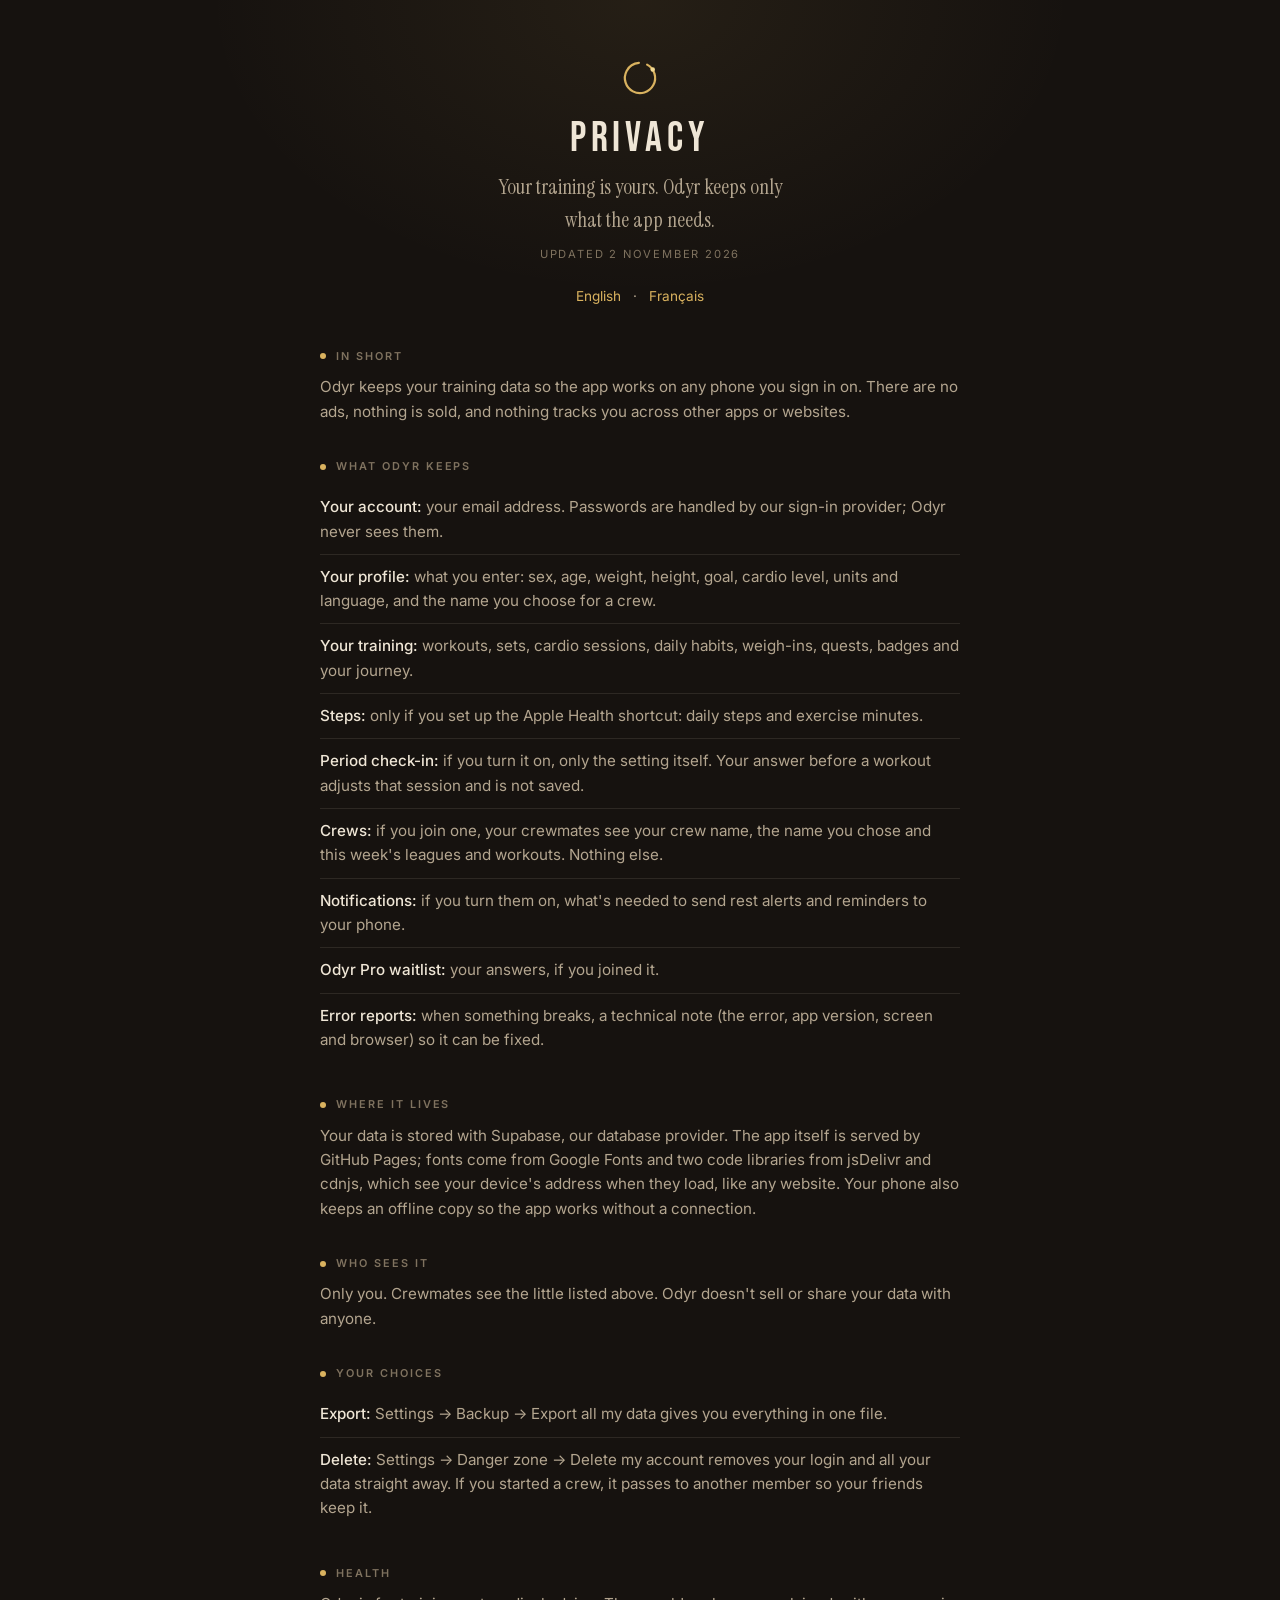
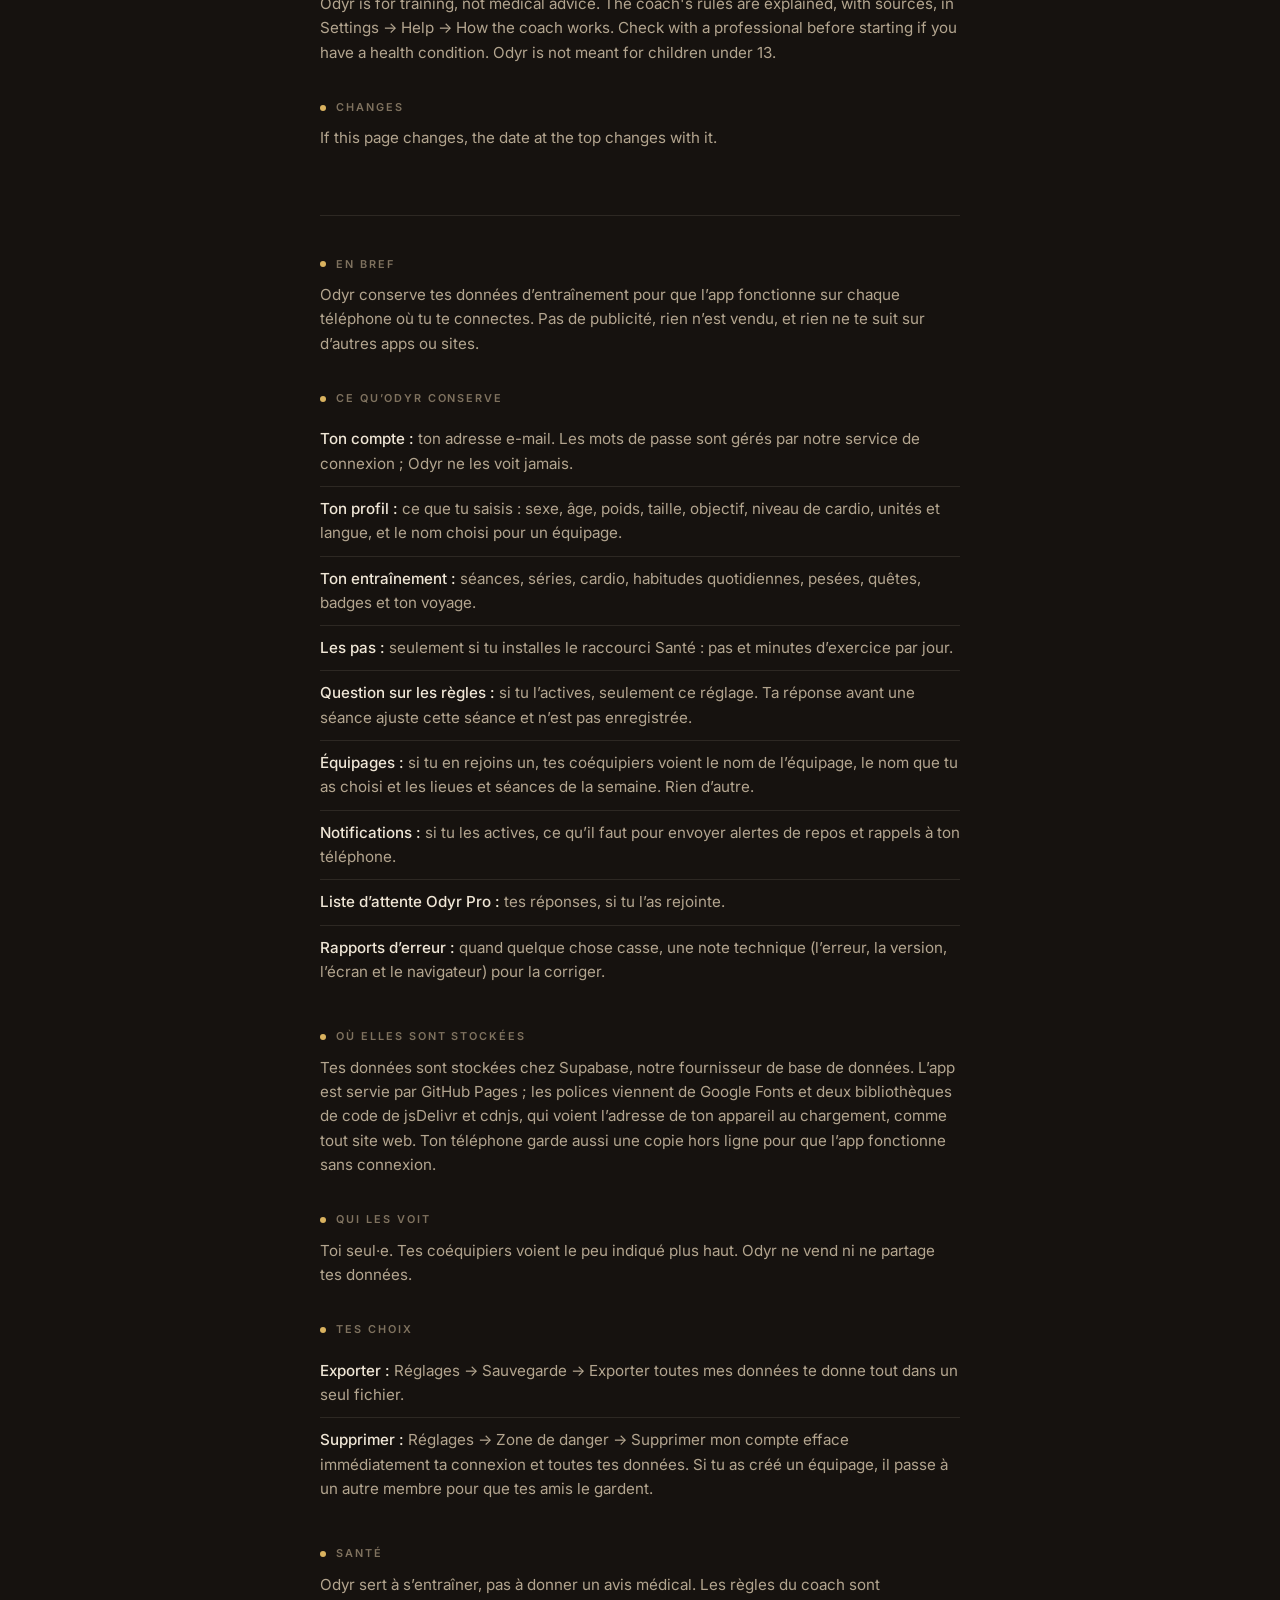
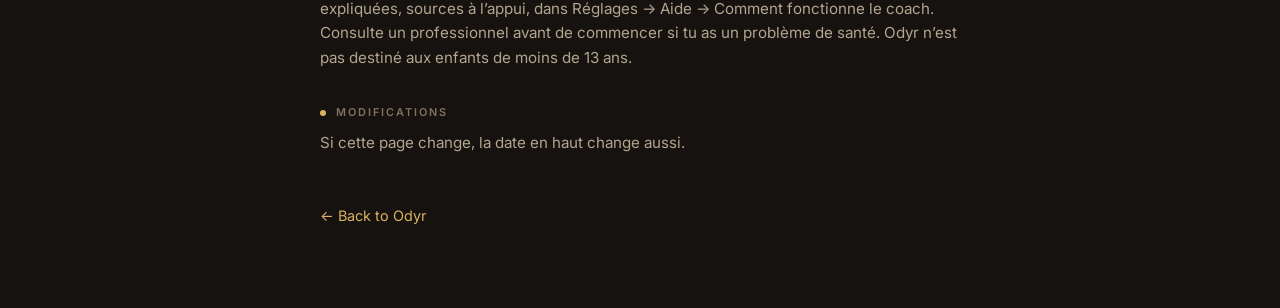
<file: privacy.html>
<!DOCTYPE html>
<html lang="en">
<head>
<meta charset="UTF-8">
<meta name="viewport" content="width=device-width, initial-scale=1.0">
<title>Odyr · Privacy</title>
<meta name="theme-color" content="#16120f">
<link rel="icon" href="icons/icon-192.png">
<link rel="preconnect" href="https://fonts.googleapis.com">
<link rel="preconnect" href="https://fonts.gstatic.com" crossorigin>
<link href="https://fonts.googleapis.com/css2?family=Bebas+Neue&family=Inter:wght@300;400;500;600&display=swap" rel="stylesheet">
<style>
    @font-face { font-family:'Instrument Serif'; src:url('fonts/instrument-serif-latin.woff2') format('woff2'); font-display:swap; }
    :root { --bg:#16120f; --text:#efe6d6; --dim:#b3a58f; --muted:#7f725f; --accent:#d9b25f; --line:rgba(240,232,216,0.1); }
    * { box-sizing:border-box; margin:0; padding:0; }
    body { background:radial-gradient(620px 420px at 50% 0%, rgba(217,178,95,0.08), transparent 70%), var(--bg); color:var(--text);
        font-family:Inter, system-ui, sans-serif; line-height:1.6; padding:56px 20px 80px; -webkit-font-smoothing:antialiased; }
    main { max-width:640px; margin:0 auto; }
    .mark { display:block; width:44px; height:44px; margin:0 auto 18px; }
    h1 { font-family:'Bebas Neue', sans-serif; font-weight:400; font-size:2.6rem; letter-spacing:0.12em; text-align:center; line-height:1; }
    .lead { font-family:'Instrument Serif', Georgia, serif; font-size:1.3rem; color:var(--dim); text-align:center; margin:10px auto 6px; max-width:30ch; }
    .updated { text-align:center; font-size:0.7rem; letter-spacing:0.16em; text-transform:uppercase; color:var(--muted); }
    .langs { text-align:center; margin:22px 0 8px; font-size:0.85rem; }
    .langs a { color:var(--accent); text-decoration:none; margin:0 8px; }
    section { margin-top:40px; }
    h2 { font-size:0.68rem; font-weight:600; letter-spacing:0.18em; text-transform:uppercase; color:var(--muted); margin:34px 0 10px;
        display:flex; align-items:center; gap:10px; }
    h2::before { content:''; width:6px; height:6px; border-radius:50%; background:var(--accent); }
    p, li { font-size:0.95rem; color:var(--dim); }
    p + p { margin-top:10px; }
    ul { list-style:none; }
    li { padding:10px 0; border-top:1px solid var(--line); }
    li:first-child { border-top:none; }
    strong { color:var(--text); font-weight:500; }
    .divider { height:1px; background:var(--line); margin:64px 0 0; }
    a.back { display:inline-block; margin-top:48px; color:var(--accent); text-decoration:none; font-size:0.9rem; }
</style>
</head>
<body>
<main>
    <svg class="mark" viewBox="0 0 64 64" aria-hidden="true"><circle cx="32" cy="32" r="22" fill="none" stroke="#d9b25f" stroke-width="3.2" stroke-linecap="round" stroke-dasharray="125 150" transform="rotate(-62 32 32)"/><circle cx="50.5" cy="19.5" r="3.3" fill="#f2d891"/></svg>
    <h1>Privacy</h1>
    <p class="lead">Your training is yours. Odyr keeps only what the app needs.</p>
    <p class="updated">Updated 2 November 2026</p>
    <p class="langs"><a href="#en">English</a> · <a href="#fr">Français</a></p>

    <section id="en">
        <h2>In short</h2>
        <p>Odyr keeps your training data so the app works on any phone you sign in on. There are no ads, nothing is sold, and nothing tracks you across other apps or websites.</p>

        <h2>What Odyr keeps</h2>
        <ul>
            <li><strong>Your account:</strong> your email address. Passwords are handled by our sign-in provider; Odyr never sees them.</li>
            <li><strong>Your profile:</strong> what you enter: sex, age, weight, height, goal, cardio level, units and language, and the name you choose for a crew.</li>
            <li><strong>Your training:</strong> workouts, sets, cardio sessions, daily habits, weigh-ins, quests, badges and your journey.</li>
            <li><strong>Steps:</strong> only if you set up the Apple Health shortcut: daily steps and exercise minutes.</li>
            <li><strong>Period check-in:</strong> if you turn it on, only the setting itself. Your answer before a workout adjusts that session and is not saved.</li>
            <li><strong>Crews:</strong> if you join one, your crewmates see your crew name, the name you chose and this week's leagues and workouts. Nothing else.</li>
            <li><strong>Notifications:</strong> if you turn them on, what's needed to send rest alerts and reminders to your phone.</li>
            <li><strong>Odyr Pro waitlist:</strong> your answers, if you joined it.</li>
            <li><strong>Error reports:</strong> when something breaks, a technical note (the error, app version, screen and browser) so it can be fixed.</li>
        </ul>

        <h2>Where it lives</h2>
        <p>Your data is stored with Supabase, our database provider. The app itself is served by GitHub Pages; fonts come from Google Fonts and two code libraries from jsDelivr and cdnjs, which see your device's address when they load, like any website. Your phone also keeps an offline copy so the app works without a connection.</p>

        <h2>Who sees it</h2>
        <p>Only you. Crewmates see the little listed above. Odyr doesn't sell or share your data with anyone.</p>

        <h2>Your choices</h2>
        <ul>
            <li><strong>Export:</strong> Settings → Backup → Export all my data gives you everything in one file.</li>
            <li><strong>Delete:</strong> Settings → Danger zone → Delete my account removes your login and all your data straight away. If you started a crew, it passes to another member so your friends keep it.</li>
        </ul>

        <h2>Health</h2>
        <p>Odyr is for training, not medical advice. The coach's rules are explained, with sources, in Settings → Help → How the coach works. Check with a professional before starting if you have a health condition. Odyr is not meant for children under 13.</p>

        <h2>Changes</h2>
        <p>If this page changes, the date at the top changes with it.</p>
    </section>

    <div class="divider"></div>

    <section id="fr" lang="fr">
        <h2>En bref</h2>
        <p>Odyr conserve tes données d’entraînement pour que l’app fonctionne sur chaque téléphone où tu te connectes. Pas de publicité, rien n’est vendu, et rien ne te suit sur d’autres apps ou sites.</p>

        <h2>Ce qu’Odyr conserve</h2>
        <ul>
            <li><strong>Ton compte :</strong> ton adresse e-mail. Les mots de passe sont gérés par notre service de connexion ; Odyr ne les voit jamais.</li>
            <li><strong>Ton profil :</strong> ce que tu saisis : sexe, âge, poids, taille, objectif, niveau de cardio, unités et langue, et le nom choisi pour un équipage.</li>
            <li><strong>Ton entraînement :</strong> séances, séries, cardio, habitudes quotidiennes, pesées, quêtes, badges et ton voyage.</li>
            <li><strong>Les pas :</strong> seulement si tu installes le raccourci Santé : pas et minutes d’exercice par jour.</li>
            <li><strong>Question sur les règles :</strong> si tu l’actives, seulement ce réglage. Ta réponse avant une séance ajuste cette séance et n’est pas enregistrée.</li>
            <li><strong>Équipages :</strong> si tu en rejoins un, tes coéquipiers voient le nom de l’équipage, le nom que tu as choisi et les lieues et séances de la semaine. Rien d’autre.</li>
            <li><strong>Notifications :</strong> si tu les actives, ce qu’il faut pour envoyer alertes de repos et rappels à ton téléphone.</li>
            <li><strong>Liste d’attente Odyr Pro :</strong> tes réponses, si tu l’as rejointe.</li>
            <li><strong>Rapports d’erreur :</strong> quand quelque chose casse, une note technique (l’erreur, la version, l’écran et le navigateur) pour la corriger.</li>
        </ul>

        <h2>Où elles sont stockées</h2>
        <p>Tes données sont stockées chez Supabase, notre fournisseur de base de données. L’app est servie par GitHub Pages ; les polices viennent de Google Fonts et deux bibliothèques de code de jsDelivr et cdnjs, qui voient l’adresse de ton appareil au chargement, comme tout site web. Ton téléphone garde aussi une copie hors ligne pour que l’app fonctionne sans connexion.</p>

        <h2>Qui les voit</h2>
        <p>Toi seul·e. Tes coéquipiers voient le peu indiqué plus haut. Odyr ne vend ni ne partage tes données.</p>

        <h2>Tes choix</h2>
        <ul>
            <li><strong>Exporter :</strong> Réglages → Sauvegarde → Exporter toutes mes données te donne tout dans un seul fichier.</li>
            <li><strong>Supprimer :</strong> Réglages → Zone de danger → Supprimer mon compte efface immédiatement ta connexion et toutes tes données. Si tu as créé un équipage, il passe à un autre membre pour que tes amis le gardent.</li>
        </ul>

        <h2>Santé</h2>
        <p>Odyr sert à s’entraîner, pas à donner un avis médical. Les règles du coach sont expliquées, sources à l’appui, dans Réglages → Aide → Comment fonctionne le coach. Consulte un professionnel avant de commencer si tu as un problème de santé. Odyr n’est pas destiné aux enfants de moins de 13 ans.</p>

        <h2>Modifications</h2>
        <p>Si cette page change, la date en haut change aussi.</p>
    </section>

    <a class="back" href="./">← Back to Odyr</a>
</main>
</body>
</html>
</file>
